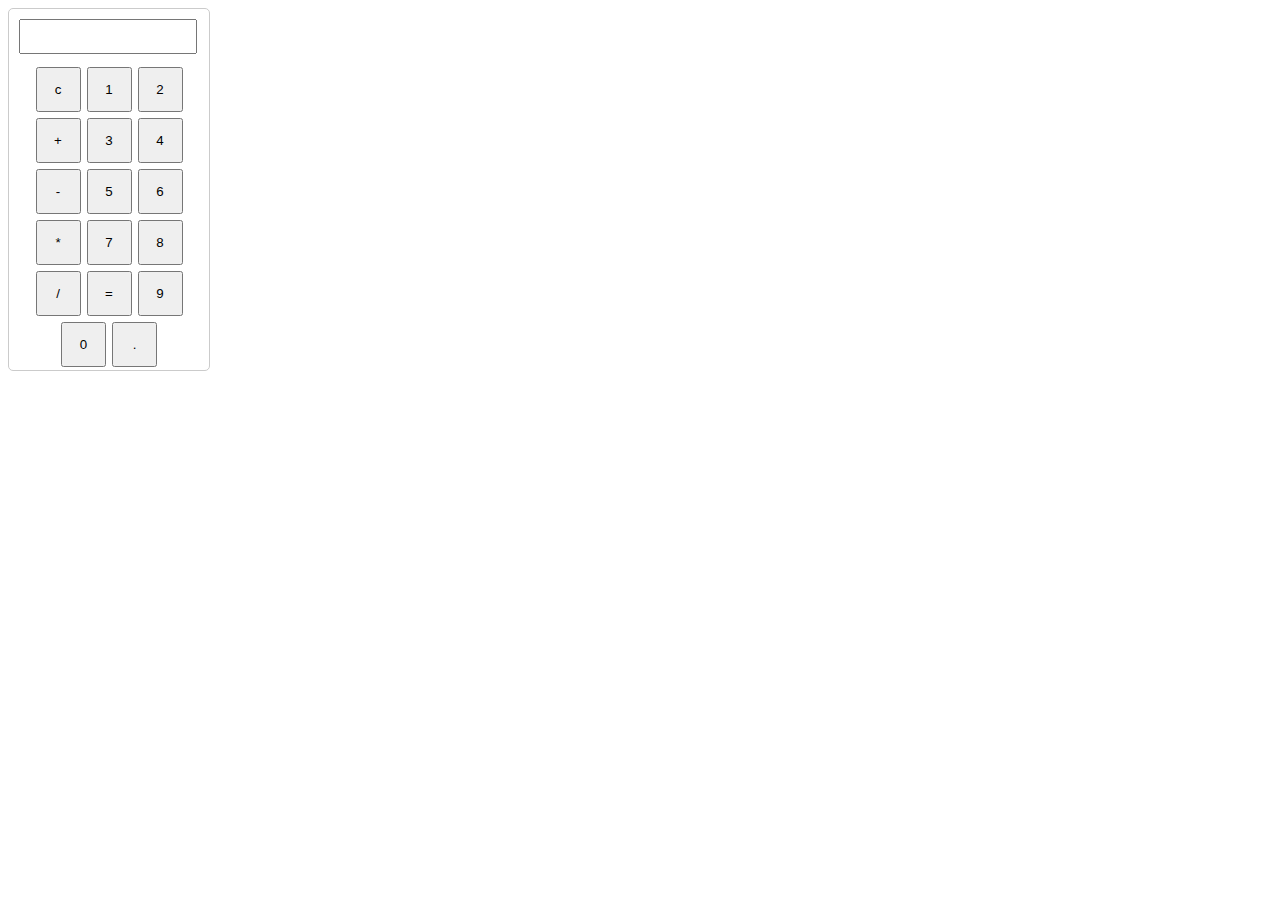
<file: calculator/index.html>
<!DOCTYPE html>
<html lang="en">
  <head>
    <meta charset="UTF-8" />
    <meta name="viewport" content="width=device-width, initial-scale=1.0" />
    <title>Calculator</title>
    <link rel="stylesheet" href="style.css" />
  </head>
  <body>
    <div id="calculator">
      <input type="text" id="display" readonly />
      <div class="btn-container">
        <button
          class="btn"
          onclick="currentDisplay = '';
          document.querySelector('#display').value = currentDisplay;"
        >
          c
        </button>

        <button
          class="btn"
          onclick="currentDisplay += '1';
          document.querySelector('#display').value = currentDisplay;"
        >
          1
        </button>

        <button
          class="btn"
          onclick="currentDisplay += '2';
          document.querySelector('#display').value = currentDisplay;"
        >
          2
        </button>

        <button
          class="btn"
          onclick="currentDisplay += '+';
          document.querySelector('#display').value = currentDisplay;"
        >
          +
        </button>

        <button
          class="btn"
          onclick="currentDisplay += '3';
          document.querySelector('#display').value = currentDisplay;"
        >
          3
        </button>

        <button
          class="btn"
          onclick="currentDisplay += '4';
          document.querySelector('#display').value = currentDisplay;"
        >
          4
        </button>

        <button
          class="btn"
          onclick="currentDisplay += '-';
          document.querySelector('#display').value = currentDisplay;"
        >
          -
        </button>

        <button
          class="btn"
          onclick="currentDisplay += '5';
          document.querySelector('#display').value = currentDisplay;"
        >
          5
        </button>

        <button
          class="btn"
          onclick="currentDisplay += '6';
          document.querySelector('#display').value = currentDisplay;"
        >
          6
        </button>

        <button
          class="btn"
          onclick="currentDisplay += '*';
          document.querySelector('#display').value = currentDisplay;"
        >
          *
        </button>

        <button
          class="btn"
          onclick="currentDisplay += '7';
          document.querySelector('#display').value = currentDisplay;"
        >
          7
        </button>

        <button
          class="btn"
          onclick="currentDisplay += '8';
          document.querySelector('#display').value = currentDisplay;"
        >
          8
        </button>

        <button
          class="btn"
          onclick="currentDisplay += '/';
          document.querySelector('#display').value = currentDisplay;"
        >
          /
        </button>

        <button
          class="btn"
          onclick="
          currentDisplay = eval(currentDisplay);
         document.querySelector('#display').value = currentDisplay;"
        >
          =
        </button>

        <button
          class="btn"
          onclick="currentDisplay += '9';
          document.querySelector('#display').value = currentDisplay;"
        >
          9
        </button>

        <button
          class="btn"
          onclick="currentDisplay += '0';
          document.querySelector('#display').value = currentDisplay;"
        >
          0
        </button>

        <button
          class="btn"
          onclick="currentDisplay += '.';
          document.querySelector('#display').value = currentDisplay;"
        >
          .
        </button>
      </div>
    </div>
    <script src="app.js"></script>
  </body>
</html>
</file>
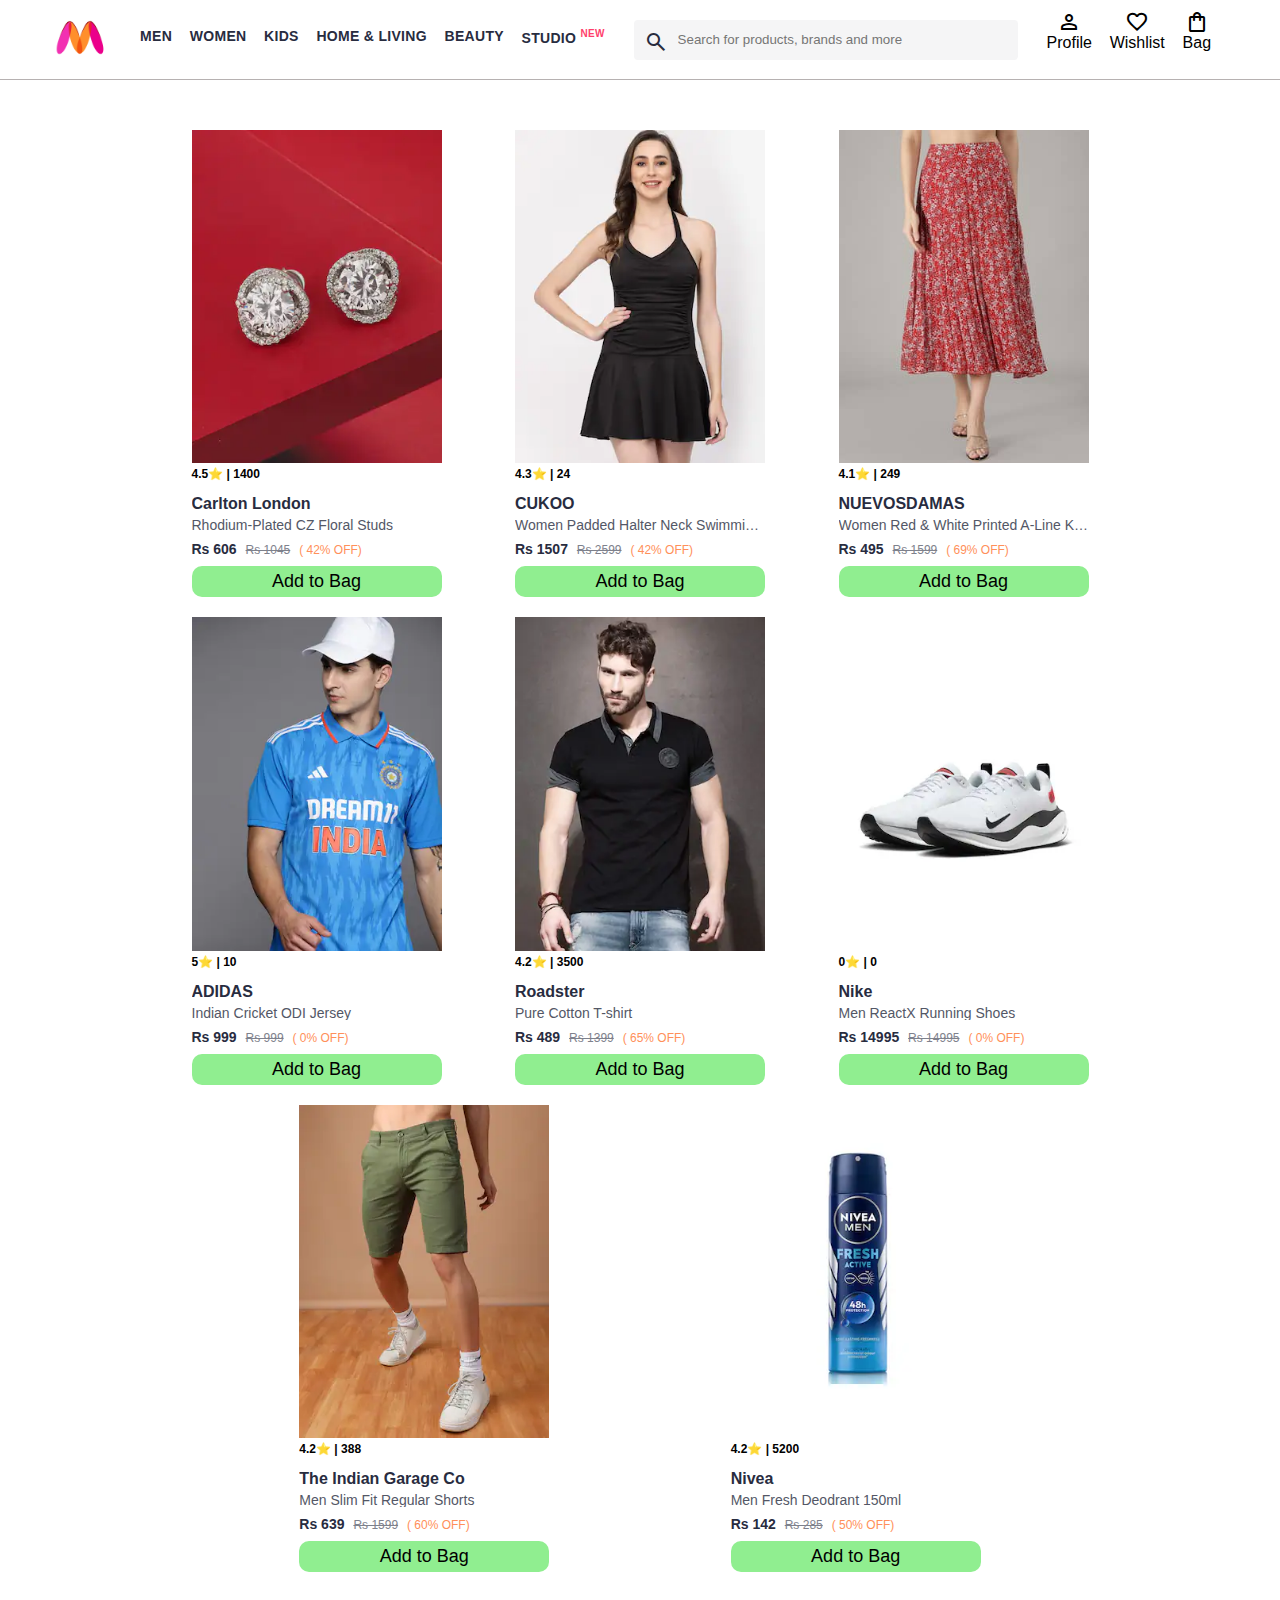
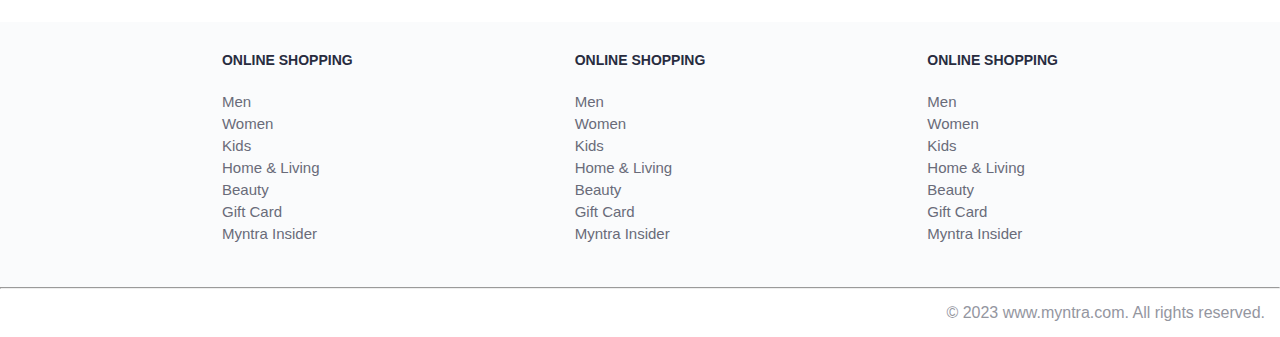
<file: Myntra_clone/index.html>
<!DOCTYPE html>
<html lang="en">
<head>
    <title>Myntra Functional Clone</title>
    <link rel="stylesheet" href="css/index.css">
    <link rel="stylesheet" href="https://fonts.googleapis.com/css2?family=Material+Symbols+Outlined:opsz,wght,FILL,GRAD@20..48,100..700,0..1,-50..200" />
</head>
<body>
    <header>
        <div class="logo_container">
            <a href="#"><img class="myntra_home" src="images/myntra_logo.webp" alt="Myntra Home"></a>
        </div>
        <nav class="nav_bar">
            <a href="#">Men</a>
            <a href="#">Women</a>
            <a href="#">Kids</a>
            <a href="#">Home & Living</a>
            <a href="#">Beauty</a>
            <a href="#">Studio <sup>New</sup></a>
        </nav>
        <div class="search_bar">
            <span class="material-symbols-outlined search_icon">search</span>
            <input class="search_input" placeholder="Search for products, brands and more">
        </div>
        <div class="action_bar">
            <div class="action_container">
                <span class="material-symbols-outlined action_icon">person</span>
                <span class="action_name">Profile</span>
            </div>

            <div class="action_container">
                <span class="material-symbols-outlined action_icon">favorite</span>
                <span class="action_name">Wishlist</span>
            </div>

            <a class="action_container" href="pages/bag.html">
                <span class="material-symbols-outlined action_icon">shopping_bag</span>
                <span class="action_name">Bag</span>
                <span class="bag-item-count">0</span>
            </a>
        </div>
    </header>
    <main>
      <div class="items-container">
       
      </div>
    </main>
    <footer>
        <div class="footer_container">
            <div class="footer_column">
                <h3>ONLINE SHOPPING</h3>

                <a href="#">Men</a>
                <a href="#">Women</a>
                <a href="#">Kids</a>
                <a href="#">Home & Living</a>
                <a href="#">Beauty</a>
                <a href="#">Gift Card</a>
                <a href="#">Myntra Insider</a>
            </div>

            <div class="footer_column">
                <h3>ONLINE SHOPPING</h3>

                <a href="#">Men</a>
                <a href="#">Women</a>
                <a href="#">Kids</a>
                <a href="#">Home & Living</a>
                <a href="#">Beauty</a>
                <a href="#">Gift Card</a>
                <a href="#">Myntra Insider</a>
            </div>

            <div class="footer_column">
                <h3>ONLINE SHOPPING</h3>

                <a href="#">Men</a>
                <a href="#">Women</a>
                <a href="#">Kids</a>
                <a href="#">Home & Living</a>
                <a href="#">Beauty</a>
                <a href="#">Gift Card</a>
                <a href="#">Myntra Insider</a>
            </div>
        </div>
        <hr>

        <div class="copyright">
            © 2023 www.myntra.com. All rights reserved.
        </div>
    </footer>
    <script src="data/item.js"></script>
    <script src="scripts/index.js"></script>
</body>
</html>
</file>
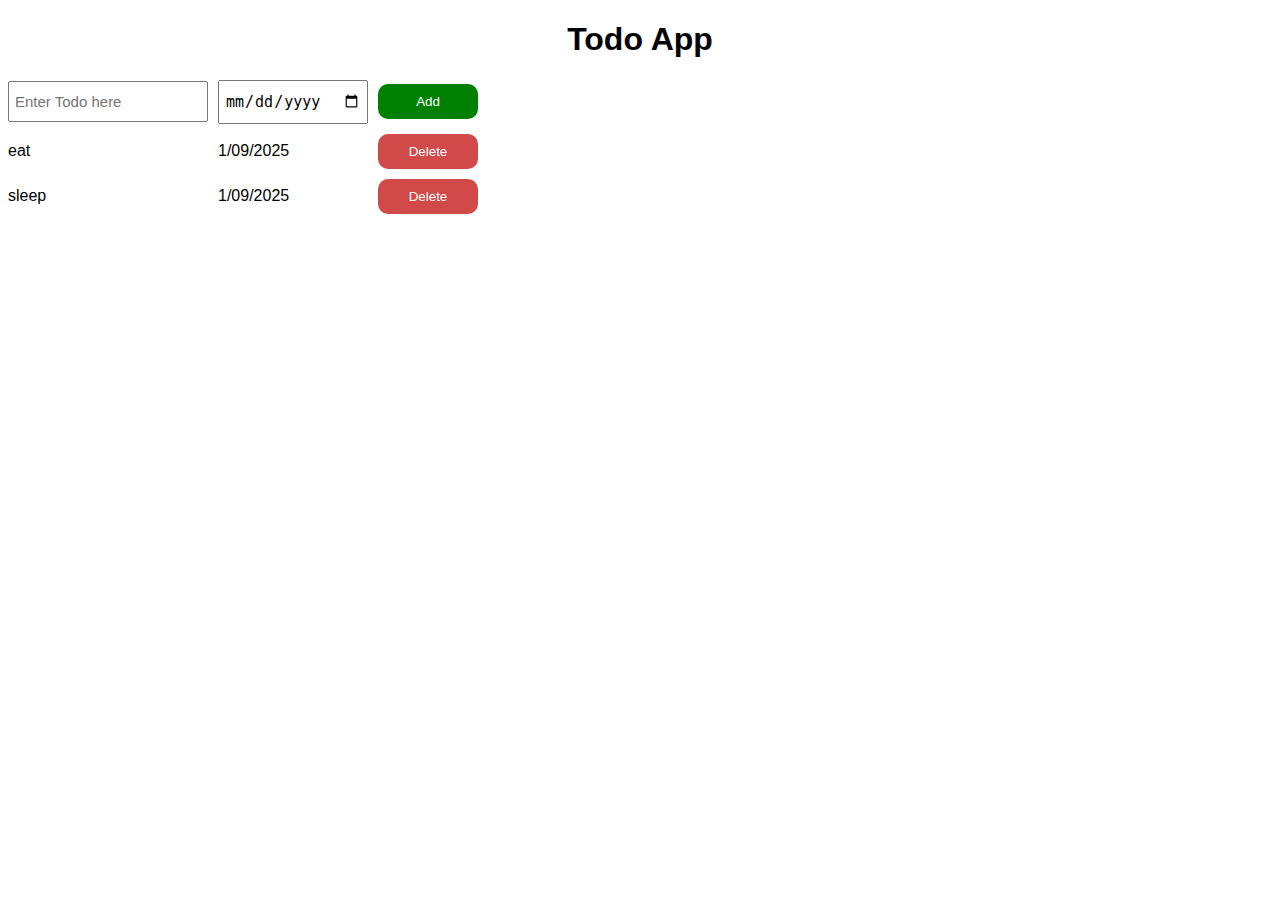
<file: Todo app/index.html>
<!DOCTYPE html>
<html lang="en">
  <head>
    <meta charset="UTF-8" />
    <meta name="viewport" content="width=device-width, initial-scale=1.0" />
    <title>Todo app</title>
    <link rel="stylesheet" href="style.css" />
  </head>
  <body>
    <h1 id="main-heading">Todo App</h1>

    <div class="grid-container">
      <input id="todo-input" type="text" placeholder="Enter Todo here" />
      <input id="todo-date" type="date" />
      <button class="todo-btn" onclick="addTodo()">Add</button>
    </div>

    <div class="todo-container grid-container"></div>

    <script src="app.js"></script>
  </body>
</html>
</file>
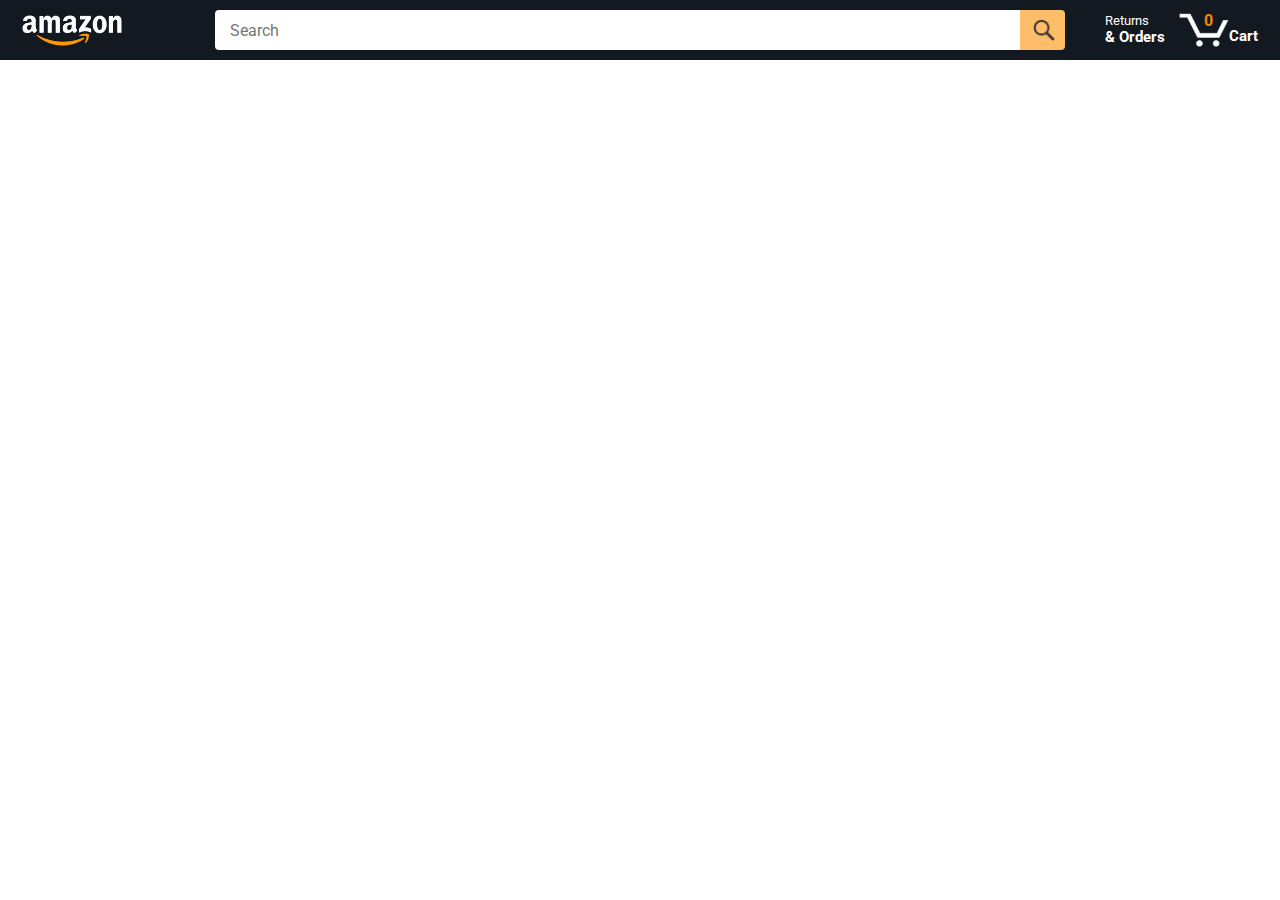
<file: amazon clone/amazon.html>
<!DOCTYPE html>
<html>
  <head>
    <title>Amazon Project</title>

    <!-- This code is needed for responsive design to work.
      (Responsive design = make the website look good on
      smaller screen sizes like a phone or a tablet). -->
    <meta name="viewport" content="width=device-width, initial-scale=1" />

    <!-- Load a font called Roboto from Google Fonts. -->
    <link rel="preconnect" href="https://fonts.googleapis.com" />
    <link rel="preconnect" href="https://fonts.gstatic.com" crossorigin />
    <link
      href="https://fonts.googleapis.com/css2?family=Roboto:wght@400;500;700&display=swap"
      rel="stylesheet"
    />

    <!-- Here are the CSS files for this page. -->
    <link rel="stylesheet" href="styles/shared/general.css" />
    <link rel="stylesheet" href="styles/shared/amazon-header.css" />
    <link rel="stylesheet" href="styles/pages/amazon.css" />
  </head>
  <body>
    <div class="amazon-header">
      <div class="amazon-header-left-section">
        <a href="amazon.html" class="header-link">
          <img class="amazon-logo" src="images/amazon-logo-white.png" />
          <img
            class="amazon-mobile-logo"
            src="images/amazon-mobile-logo-white.png"
          />
        </a>
      </div>

      <div class="amazon-header-middle-section">
        <input class="search-bar" type="text" placeholder="Search" />

        <button class="search-button">
          <img class="search-icon" src="images/icons/search-icon.png" />
        </button>
      </div>

      <div class="amazon-header-right-section">
        <a class="orders-link header-link" href="orders.html">
          <span class="returns-text">Returns</span>
          <span class="orders-text">& Orders</span>
        </a>

        <a class="cart-link header-link" href="checkout.html">
          <img class="cart-icon" src="images/icons/cart-icon.png" />
          <div class="cart-quantity js-cart-quantity">0</div>
          <div class="cart-text">Cart</div>
        </a>
      </div>
    </div>

    <div class="main">
      <div class="products-grid js-products-grid"></div>
    </div>

    <script type="module" src="Scripts/amazon.js"></script>
  </body>
</html>
</file>
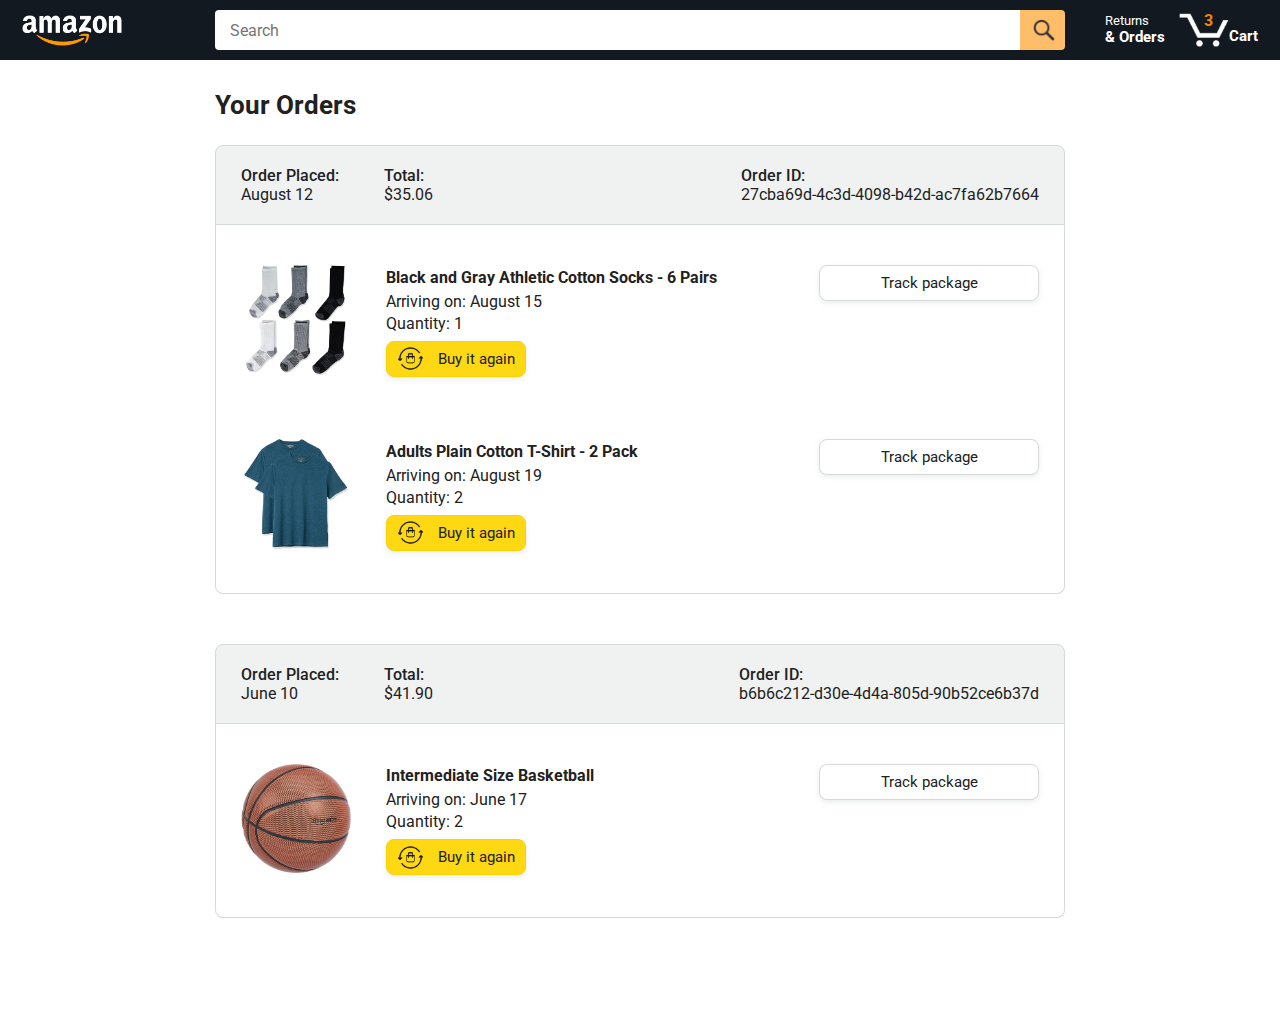
<file: amazon clone/orders.html>
<!DOCTYPE html>
<html>
  <head>
    <title>Orders</title>

    <!-- This code is needed for responsive design to work.
      (Responsive design = make the website look good on
      smaller screen sizes like a phone or a tablet). -->
    <meta name="viewport" content="width=device-width, initial-scale=1">

    <!-- Load a font called Roboto from Google Fonts. -->
    <link rel="preconnect" href="https://fonts.googleapis.com">
    <link rel="preconnect" href="https://fonts.gstatic.com" crossorigin>
    <link href="https://fonts.googleapis.com/css2?family=Roboto:wght@400;500;700&display=swap" rel="stylesheet">

    <!-- Here are the CSS files for this page. -->
    <link rel="stylesheet" href="styles/shared/general.css">
    <link rel="stylesheet" href="styles/shared/amazon-header.css">
    <link rel="stylesheet" href="styles/pages/orders.css">
  </head>
  <body>
    <div class="amazon-header">
      <div class="amazon-header-left-section">
        <a href="amazon.html" class="header-link">
          <img class="amazon-logo"
            src="images/amazon-logo-white.png">
          <img class="amazon-mobile-logo"
            src="images/amazon-mobile-logo-white.png">
        </a>
      </div>

      <div class="amazon-header-middle-section">
        <input class="search-bar" type="text" placeholder="Search">

        <button class="search-button">
          <img class="search-icon" src="images/icons/search-icon.png">
        </button>
      </div>

      <div class="amazon-header-right-section">
        <a class="orders-link header-link" href="orders.html">
          <span class="returns-text">Returns</span>
          <span class="orders-text">& Orders</span>
        </a>

        <a class="cart-link header-link" href="checkout.html">
          <img class="cart-icon" src="images/icons/cart-icon.png">
          <div class="cart-quantity">3</div>
          <div class="cart-text">Cart</div>
        </a>
      </div>
    </div>

    <div class="main">
      <div class="page-title">Your Orders</div>

      <div class="orders-grid">
        <div class="order-container">
          
          <div class="order-header">
            <div class="order-header-left-section">
              <div class="order-date">
                <div class="order-header-label">Order Placed:</div>
                <div>August 12</div>
              </div>
              <div class="order-total">
                <div class="order-header-label">Total:</div>
                <div>$35.06</div>
              </div>
            </div>

            <div class="order-header-right-section">
              <div class="order-header-label">Order ID:</div>
              <div>27cba69d-4c3d-4098-b42d-ac7fa62b7664</div>
            </div>
          </div>

          <div class="order-details-grid">
            <div class="product-image-container">
              <img src="images/products/athletic-cotton-socks-6-pairs.jpg">
            </div>

            <div class="product-details">
              <div class="product-name">
                Black and Gray Athletic Cotton Socks - 6 Pairs
              </div>
              <div class="product-delivery-date">
                Arriving on: August 15
              </div>
              <div class="product-quantity">
                Quantity: 1
              </div>
              <button class="buy-again-button button-primary">
                <img class="buy-again-icon" src="images/icons/buy-again.png">
                <span class="buy-again-message">Buy it again</span>
              </button>
            </div>

            <div class="product-actions">
              <a href="tracking.html?orderId=123&productId=456">
                <button class="track-package-button button-secondary">
                  Track package
                </button>
              </a>
            </div>

            <div class="product-image-container">
              <img src="images/products/adults-plain-cotton-tshirt-2-pack-teal.jpg">
            </div>

            <div class="product-details">
              <div class="product-name">
                Adults Plain Cotton T-Shirt - 2 Pack
              </div>
              <div class="product-delivery-date">
                Arriving on: August 19
              </div>
              <div class="product-quantity">
                Quantity: 2
              </div>
              <button class="buy-again-button button-primary">
                <img class="buy-again-icon" src="images/icons/buy-again.png">
                <span class="buy-again-message">Buy it again</span>
              </button>
            </div>

            <div class="product-actions">
              <a href="tracking.html">
                <button class="track-package-button button-secondary">
                  Track package
                </button>
              </a>
            </div>
          </div>
        </div>

        <div class="order-container">

          <div class="order-header">
            <div class="order-header-left-section">
              <div class="order-date">
                <div class="order-header-label">Order Placed:</div>
                <div>June 10</div>
              </div>
              <div class="order-total">
                <div class="order-header-label">Total:</div>
                <div>$41.90</div>
              </div>
            </div>

            <div class="order-header-right-section">
              <div class="order-header-label">Order ID:</div>
              <div>b6b6c212-d30e-4d4a-805d-90b52ce6b37d</div>
            </div>
          </div>

          <div class="order-details-grid">
            <div class="product-image-container">
              <img src="images/products/intermediate-composite-basketball.jpg">
            </div>

            <div class="product-details">
              <div class="product-name">
                Intermediate Size Basketball
              </div>
              <div class="product-delivery-date">
                Arriving on: June 17
              </div>
              <div class="product-quantity">
                Quantity: 2
              </div>
              <button class="buy-again-button button-primary">
                <img class="buy-again-icon" src="images/icons/buy-again.png">
                <span class="buy-again-message">Buy it again</span>
              </button>
            </div>

            <div class="product-actions">
              <a href="tracking.html">
                <button class="track-package-button button-secondary">
                  Track package
                </button>
              </a>
            </div>
          </div>
        </div>
      </div>
    </div>
  </body>
</html>
</file>
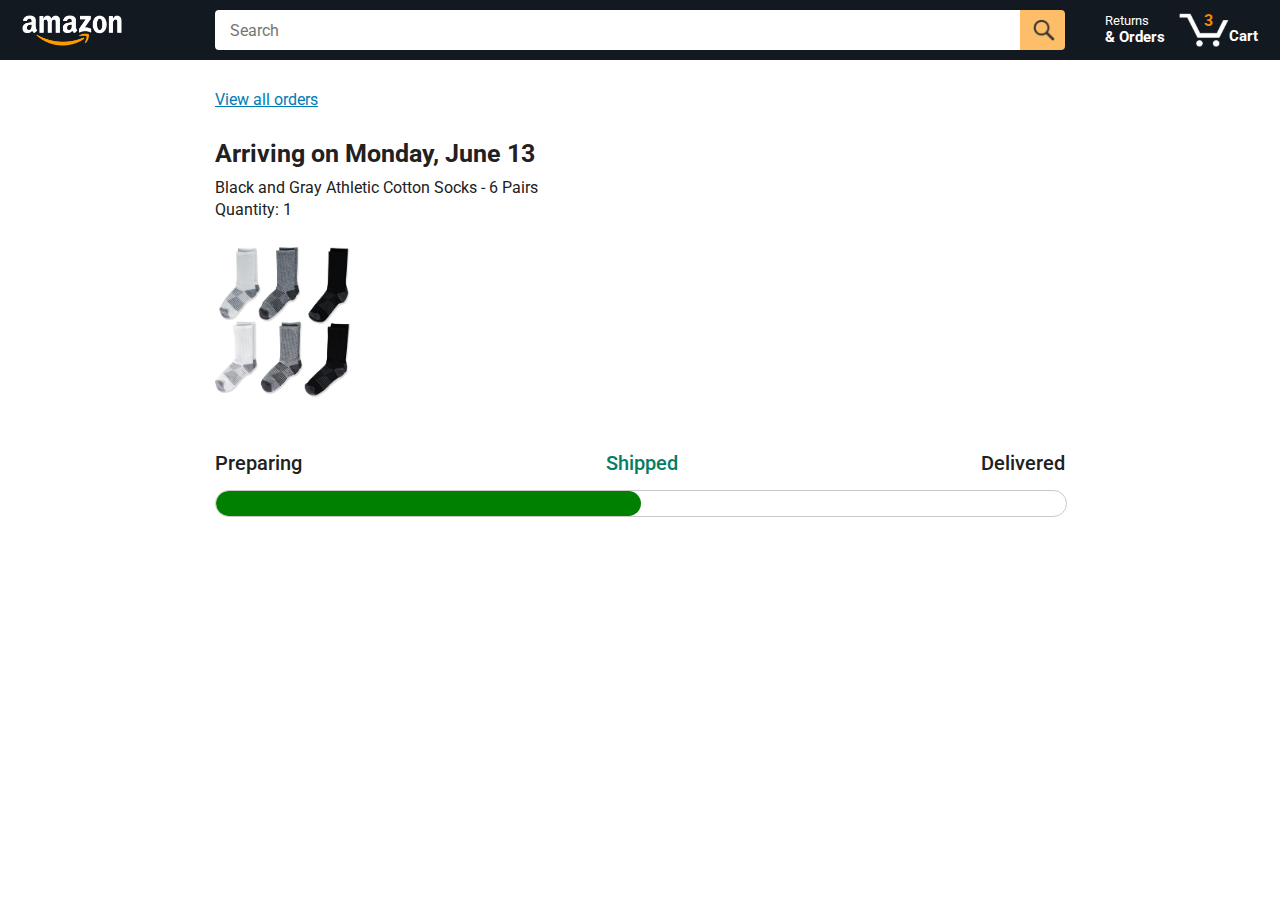
<file: amazon clone/tracking.html>
<!DOCTYPE html>
<html>
  <head>
    <title>Tracking</title>

    <!-- This code is needed for responsive design to work.
      (Responsive design = make the website look good on
      smaller screen sizes like a phone or a tablet). -->
    <meta name="viewport" content="width=device-width, initial-scale=1">

    <!-- Load a font called Roboto from Google Fonts. -->
    <link rel="preconnect" href="https://fonts.googleapis.com">
    <link rel="preconnect" href="https://fonts.gstatic.com" crossorigin>
    <link href="https://fonts.googleapis.com/css2?family=Roboto:wght@400;500;700&display=swap" rel="stylesheet">

    <!-- Here are the CSS files for this page. -->
    <link rel="stylesheet" href="styles/shared/general.css">
    <link rel="stylesheet" href="styles/shared/amazon-header.css">
    <link rel="stylesheet" href="styles/pages/tracking.css">
  </head>
  <body>
    <div class="amazon-header">
      <div class="amazon-header-left-section">
        <a href="amazon.html" class="header-link">
          <img class="amazon-logo"
            src="images/amazon-logo-white.png">
          <img class="amazon-mobile-logo"
            src="images/amazon-mobile-logo-white.png">
        </a>
      </div>

      <div class="amazon-header-middle-section">
        <input class="search-bar" type="text" placeholder="Search">

        <button class="search-button">
          <img class="search-icon" src="images/icons/search-icon.png">
        </button>
      </div>

      <div class="amazon-header-right-section">
        <a class="orders-link header-link" href="orders.html">
          <span class="returns-text">Returns</span>
          <span class="orders-text">& Orders</span>
        </a>

        <a class="cart-link header-link" href="checkout.html">
          <img class="cart-icon" src="images/icons/cart-icon.png">
          <div class="cart-quantity">3</div>
          <div class="cart-text">Cart</div>
        </a>
      </div>
    </div>

    <div class="main">
      <div class="order-tracking">
        <a class="back-to-orders-link link-primary" href="orders.html">
          View all orders
        </a>

        <div class="delivery-date">
          Arriving on Monday, June 13
        </div>

        <div class="product-info">
          Black and Gray Athletic Cotton Socks - 6 Pairs
        </div>

        <div class="product-info">
          Quantity: 1
        </div>

        <img class="product-image" src="images/products/athletic-cotton-socks-6-pairs.jpg">

        <div class="progress-labels-container">
          <div class="progress-label">
            Preparing
          </div>
          <div class="progress-label current-status">
            Shipped
          </div>
          <div class="progress-label">
            Delivered
          </div>
        </div>

        <div class="progress-bar-container">
          <div class="progress-bar"></div>
        </div>
      </div>
    </div>

    <script >
     const url = new URL(window.location.href);
    console.log(url.searchParams.get('orderId'));
      console.log(url.searchParams.get('productId'));
    </script>
  </body>
</html>
</file>
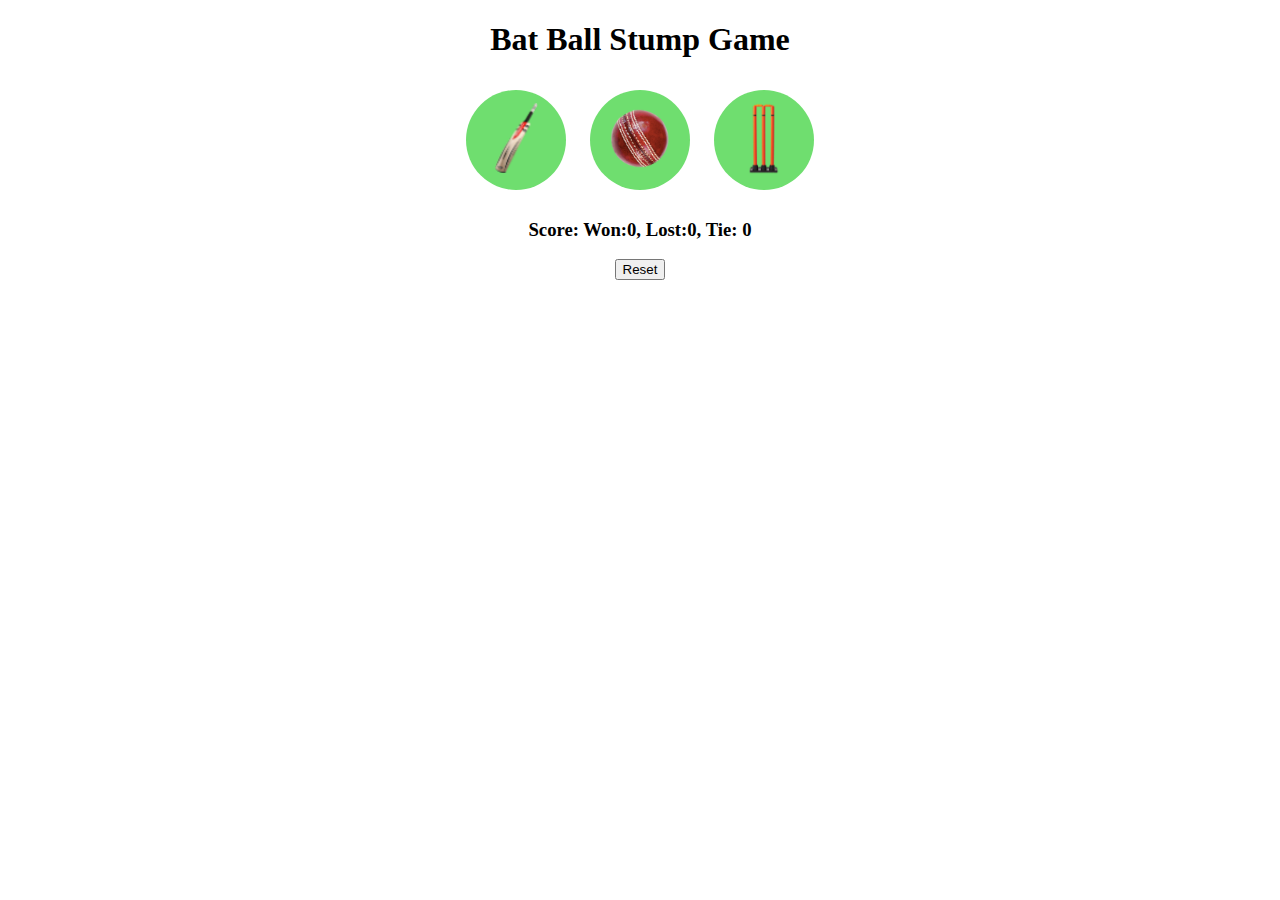
<file: cricket game/c_project.html>
<!DOCTYPE html>
<html lang="en">
  <head>
    <meta charset="UTF-8" />
    <meta name="viewport" content="width=device-width, initial-scale=1.0" />
    <title>Cricket Game</title>
    <link rel="stylesheet" href="style.css">
  </head>
  <body>
    <h1>Bat Ball Stump Game</h1>

    <button class="choice-button"
      onclick="
      let computerChoice = generateComputerChoice();

      let resultMsg = getResult('Bat', computerChoice);

      showResult('Bat',computerChoice, resultMsg);
  "
    >
      <img src="images/bat.png" alt="Bat Image" class="choice-image" />
    </button>

    <button class="choice-button"
      onclick="
    computerChoice = generateComputerChoice();

    resultMsg = getResult('Ball', computerChoice);

    showResult('Ball',computerChoice, resultMsg);
  "
    >
      <img src="images/ball.png" alt="Ball Image" class="choice-image">
    </button>

    <button class="choice-button"
      onclick="
       computerChoice = generateComputerChoice();

       resultMsg = getResult('Stump', computerChoice);

       showResult('Stump',computerChoice, resultMsg);
    "
    >
      <img src="images/stump.png" alt="Stump Image" class="choice-image">
    </button>

    <h3 id="user-move"></h3>
    <h3 id="computer-move"></h3>
    <h3 id="result"></h3>
    <h3 id="score"></h3>

    <button
      onclick="localStorage.clear()
     resetScore()"
    >
      Reset
    </button>

    <script>
      let scoreStr = localStorage.getItem("Score");
      let score;
      resetScore(scoreStr);

      function resetScore(scoreStr) {
        score = scoreStr
          ? JSON.parse(scoreStr)
          : {
              win: 0,
              lost: 0,
              tie: 0,
            };

        score.displayScore = function () {
          return `Score: Won:${score.win}, Lost:${score.lost}, Tie: ${score.tie}`;
        };
        showResult();
      }

      function generateComputerChoice() {
        let randomNumber = Math.random() * 3;
        if (randomNumber > 0 && randomNumber <= 1) {
          return "Bat";
        } else if (randomNumber > 1 && randomNumber <= 2) {
          return "Ball";
        } else {
          return "Stump";
        }
      }

      function getResult(userMove, computerMove) {
        if (userMove === "Bat") {
          if (computerMove === "Ball") {
            score.win++;
            return "User won";
          } else if (computerMove === "Bat") {
            score.tie++;
            return `It's a tie.`;
          } else if (computerMove === "Stump") {
            score.lost++;
            return "Computer has won";
          }
        } else if (userMove === "Ball") {
          if (computerMove === "Ball") {
            score.tie++;
            return `It's a tie.`;
          } else if (computerMove === "Bat") {
            score.lost++;
            return "Computer has won";
          } else if (computerMove === "Stump") {
            score.win++;
            return "User won";
          }
        } else {
          if (computerMove === "Ball") {
            score.lost++;
            return "Computer has won";
          } else if (computerMove === "Bat") {
            score.win++;
            return "User won";
          } else if (computerMove === "Stump") {
            score.tie++;
            return `It's a tie.`;
          }
        }
      }

      function showResult(userMove, computerMove, result) {
        localStorage.setItem("Score", JSON.stringify(score));

        document.querySelector("#user-move").innerText = userMove
          ? `You have chosen ${userMove}`
          : "";

        document.querySelector("#computer-move").innerText = computerMove
          ? `Computer choice is ${computerMove}.`
          : "";

        document.querySelector("#result").innerText = result ? result : "";

        document.querySelector("#score").innerText = score.displayScore();
      }
    </script>
  </body>
</html>
</file>
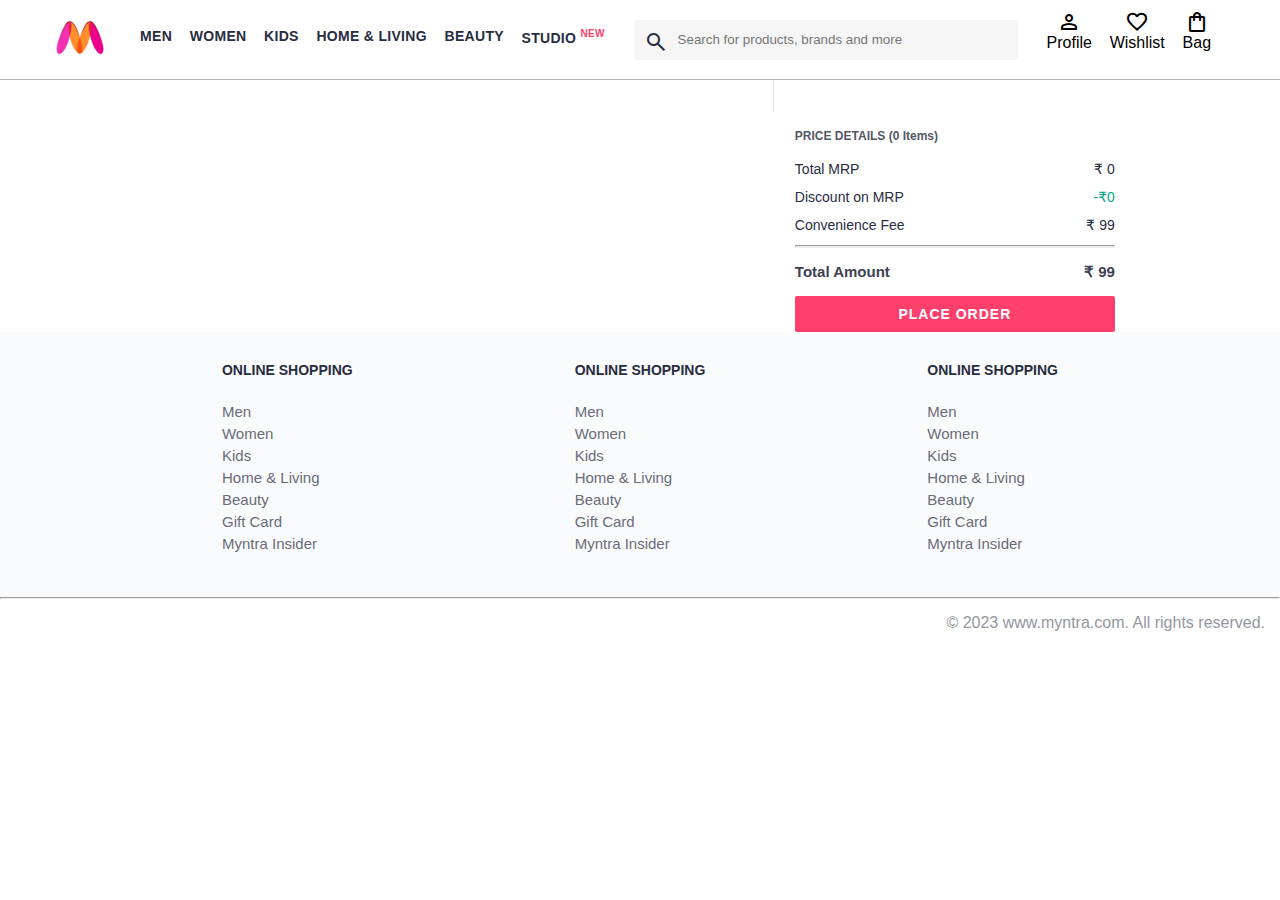
<file: Myntra_clone/pages/bag.html>
<!DOCTYPE html>
<html lang="en">
  <head>
    <title>Myntra Clone</title>
    <link rel="stylesheet" href="../css/index.css" />
    <link rel="stylesheet" href="../css/bag.css" />
    <link
      rel="stylesheet"
      href="https://fonts.googleapis.com/css2?family=Material+Symbols+Outlined:opsz,wght,FILL,GRAD@20..48,100..700,0..1,-50..200"
    />
  </head>
  <body>
    <header>
      <div class="logo_container">
        <a href="#"
          ><img
            class="myntra_home"
            src="../images/myntra_logo.webp"
            alt="Myntra Home"
        /></a>
      </div>
      <nav class="nav_bar">
        <a href="#">Men</a>
        <a href="#">Women</a>
        <a href="#">Kids</a>
        <a href="#">Home & Living</a>
        <a href="#">Beauty</a>
        <a href="#">Studio <sup>New</sup></a>
      </nav>
      <div class="search_bar">
        <span class="material-symbols-outlined search_icon">search</span>
        <input
          class="search_input"
          placeholder="Search for products, brands and more"
        />
      </div>
      <div class="action_bar">
        <div class="action_container">
          <span class="material-symbols-outlined action_icon">person</span>
          <span class="action_name">Profile</span>
        </div>

        <div class="action_container">
          <span class="material-symbols-outlined action_icon">favorite</span>
          <span class="action_name">Wishlist</span>
        </div>

        <div class="action_container">
          <span class="material-symbols-outlined action_icon"
            >shopping_bag</span
          >
          <span class="action_name">Bag</span>
          <span class="bag-item-count">0</span>
        </div>
      </div>
    </header>
    <main>
      <div class="bag-page">
        <div class="bag-items-container"></div>
        <div class="bag-summary"></div>
      </div>
    </main>
    <footer>
      <div class="footer_container">
        <div class="footer_column">
          <h3>ONLINE SHOPPING</h3>

          <a href="#">Men</a>
          <a href="#">Women</a>
          <a href="#">Kids</a>
          <a href="#">Home & Living</a>
          <a href="#">Beauty</a>
          <a href="#">Gift Card</a>
          <a href="#">Myntra Insider</a>
        </div>

        <div class="footer_column">
          <h3>ONLINE SHOPPING</h3>

          <a href="#">Men</a>
          <a href="#">Women</a>
          <a href="#">Kids</a>
          <a href="#">Home & Living</a>
          <a href="#">Beauty</a>
          <a href="#">Gift Card</a>
          <a href="#">Myntra Insider</a>
        </div>

        <div class="footer_column">
          <h3>ONLINE SHOPPING</h3>

          <a href="#">Men</a>
          <a href="#">Women</a>
          <a href="#">Kids</a>
          <a href="#">Home & Living</a>
          <a href="#">Beauty</a>
          <a href="#">Gift Card</a>
          <a href="#">Myntra Insider</a>
        </div>
      </div>
      <hr />

      <div class="copyright">© 2023 www.myntra.com. All rights reserved.</div>
    </footer>
    <script src="../data/item.js"></script>
    <script src="../scripts/index.js"></script>
    <script src="../scripts/bag.js"></script>
  </body>
</html>
</file>
<file: calculator/style.css>
#calculator {
  border: 1px solid rgb(203, 203, 203);
  border-radius: 5px;
  width: 200px;
}

#display {
  margin: 10px;
  width: 85%;
  font-size: 25px;
}

.btn-container {
  display: flex;
  justify-content: center;
  flex-wrap: wrap;
}

.btn {
  width: 45px;
  height: 45px;
  margin: 3px;
}
</file>
<file: Myntra_clone/css/index.css>
/***************** Item Page CSS **************************/
/*.action_container {
    text-decoration: none;
}
a.action_container:link {
    color:black;
}
.item-details {
    cursor: pointer;
    width: 250px;
    margin: 10px;
}
.stars {
    font-size: 12px;
    font-weight: 700;
    text-align: left;
}
.company {
    font-size: 18px;
    font-weight: 700;
    line-height: 1;
    color: #282c3f;
    margin-bottom: 6px;
    overflow: hidden;
    text-overflow: ellipsis;
    white-space: nowrap;
    margin-top: 20px;
}
.item-name {
    color: #535766;
    font-size: 16px;
    line-height: 1;
    margin-bottom: 0;
    margin-top: 0;
    overflow: hidden;
    text-overflow: ellipsis;
    white-space: nowrap;
    font-weight: 400;
    display: block;
}
.price-container {
    margin-top: 10px;
}
.current-price {
    font-size: 14px;
    font-weight: 700;
    color: #282c3f;
}
.original-price {
    text-decoration: line-through;
    color: #7e818c;
    font-weight: 400;
    margin-left: 5px;
    font-size: 12px;
}
.discount-percentage {
    color: #ff905a;
    font-weight: 400;
    font-size: 12px;
    margin-left: 5px;
}
.btn-bag {
    background-color: lightgreen;
    border: none;
    padding: 5px 15px;
    border-radius: 10px;
    width: 100%;
    margin-top: 7px;
    font-size: 20px;
    cursor: pointer;
}
.bag-items {
    background-color: #f16565;
    white-space: nowrap;
    text-align: center;
    line-height: 18px;
    padding: 0 6px;
    height: 18px;
    position: relative;
    border-radius: 50%;
    font-size: 12px;
    color: #fff;
    left: 13px;
    top: -44px;
    font-weight: 700;
    cursor: pointer;
}*/

* {
    margin: 0;
    padding: 0;
    font-family: Assistant,-apple-system,BlinkMacSystemFont,Segoe UI,Roboto,Helvetica,Arial,sans-serif;
    box-sizing: border-box;
}
header {
    display: flex;
    background-color: #ffffff;
    height: 80px;
    justify-content: space-between;
    align-items: center;
    border-bottom: 1px solid #b6b1b1;
}
.myntra_home {
    height: 45px;
}
.logo_container {
    margin-left: 4%;
}
.action_bar {
    margin-right: 4%;
}
.nav_bar {
    display: flex;
    min-width: 500px;
    justify-content: space-evenly;
}
.nav_bar a {
    font-size: 14px;
    letter-spacing: .3px;
    color: #282c3f;
    font-weight: 700;
    text-transform: uppercase;
    text-decoration: none;
    padding: 28px 0;
    border-bottom: 5px solid #ffffff;
}
.nav_bar a:hover {
    border-bottom: 4px solid #f54e77;
}

.nav_bar a sup {
    color: #ff3f6c;
    font-size: 10px;
}

.search_bar {
    height: 40px;
    min-width: 200px;
    width: 30%;
    display: flex;
    align-items: center;
}
.search_icon {
    box-sizing: content-box;
    height: 20px;
    padding: 10px;

    background-color: #f5f5f6;
    color: #282c3f;
    font-weight: 300;
    border-radius: 4px 0 0 4px;
}
.search_input {
    color: #696e79;
    background-color: #f5f5f6;
    flex-grow: 1;
    height: 40px;
    border: 0;
    border-radius: 0 4px 4px 0;
}

.action_bar {
    display: flex;
    min-width: 200px;
    justify-content: space-evenly;
}

.action_container {
    display: flex;
    flex-direction: column;
    align-items: center;
}

/* Main section */
.banner_container {
    margin: 40px 0;
}
.banner_image {
    width: 100%;
}

.category_heading {
    text-transform: uppercase;
    color: #3e4152;
    letter-spacing: .15em;
    font-size: 1.8em;
    margin: 50px 0 10px 30px;
    max-height: 5em;
    font-weight: 700;
}

.category-items,
.items-container{
    width: 80%;
    margin: 50px 10%;
    display: flex;
    flex-wrap: wrap;
    justify-content: space-evenly;
}

.sale_item {
    width: 250px;
}

.footer_container {
    padding: 30px 0px 40px 0px;
    background: #FAFBFC;
    display: flex;
    justify-content: space-evenly;
}

.footer_column {
    display: flex;
    flex-direction: column;
}

.footer_column h3 {
    color: #282c3f;
    font-size: 14px;
    margin-bottom: 25px;
}

.footer_column a {
    color: #696b79;
    font-size: 15px;
    text-decoration: none;
    padding-bottom: 5px;
}

.copyright {
    color: #94969f;
    text-align: end;
    padding: 15px;
}

.items-container {
    width: 80%;
    margin: 40px 10%;
}

.item-container {
    width: 250px;
    margin: 10px;
}

.item-image {
    width: 100%;
}

.rating {
    font-size: 12px;
    font-weight: 700;
}

.company-name {
    margin-top: 15px;
    font-size: 16px;
    font-weight: 700;
    line-height: 1;
    color: #282c3f;
    margin-bottom: 6px;
    overflow: hidden;
    text-overflow: ellipsis;
    white-space: nowrap;
}

.item-name {
    color: #535766;
    font-size: 14px;
    line-height: 1;
    margin-bottom: 0;
    margin-top: 0;
    overflow: hidden;
    text-overflow: ellipsis;
    white-space: nowrap;
    font-weight: 400;
    display: block;
}

.price {
    margin-top: 10px;
    font-size: 14px;
    line-height: 15px;
    color: #282c3f;
    white-space: nowrap;
}

.current-price {
    font-size: 14px;
    font-weight: 700;
    color: #282c3f;
}

.original-price {
    text-decoration: line-through;
    color: #7e818c;
    font-weight: 400;
    margin-left: 5px;
    font-size: 12px;
}

.discount {
    color: #ff905a;
    font-weight: 400;
    font-size: 12px;
    margin-left: 5px;
}

.btn-add-bag {
    margin-top: 8px;
    font-size: 18px;
    width: 100%;
    background-color: lightgreen;
    border: none;
    padding: 5px 15px;
    border-radius: 10px;
    cursor: pointer;
}

.bag-item-count {
    background-color: #f16565;
    white-space: nowrap;
    text-align: center;
    line-height: 18px;
    padding: 0 6px;
    height: 18px;
    position: relative;
    border-radius: 50%;
    font-size: 12px;
    color: #fff;
    left: 13px;
    top: -44px;
    font-weight: 700;
    cursor: pointer;
}

.action_container {
    text-decoration: none;
}
a.action_container:link {
    color:black;
}
</file>
<file: Todo app/style.css>
body {
  font-family: Arial, Helvetica, sans-serif;
}

#main-heading {
  text-align: center;
}

.grid-container {
  display: grid;
  grid-template-columns: 200px 150px 100px;
  column-gap: 10px;
  row-gap: 10px;
  margin-top: 10px;
  align-items: center;
}

#todo-input,
#todo-date {
  font-size: 15px;
  padding: 10px 5px;
}

.delete-btn {
  background-color: rgb(209, 73, 73);
  color: white;
  border: none;
  border-radius: 10px;
  padding: 10px 0px;
  cursor: pointer;
}

.todo-btn {
  background-color: green;
  color: white;
  border: none;
  border-radius: 10px;
  padding: 10px 0px;
  cursor: pointer;
}
</file>
<file: amazon clone/styles/shared/general.css>
body {
  font-family: Roboto, Arial;
  color: rgb(33, 33, 33);
  /* The <body> element has a default margin of 8px
     on all sides. This removes the default margins. */
  margin: 0;
}

/* <p> elements have a default margin on the top
   and bottom. This removes the default margins. */
p {
  margin: 0;
}

button {
  cursor: pointer;
}

select {
  cursor: pointer;
}

input, select, button {
  font-family: Roboto, Arial;
}

.button-primary {
  color: rgb(33, 33, 33);
  background-color: rgb(255, 216, 20);
  border: 1px solid rgb(252, 210, 0);
  border-radius: 8px;
  cursor: pointer;
  box-shadow: 0 2px 5px rgba(213, 217, 217, 0.5);
}

.button-primary:hover {
  background-color: rgb(247, 202, 0);
  border: 1px solid rgb(242, 194, 0);
}

.button-primary:active {
  background: rgb(255, 216, 20);
  border-color: rgb(252, 210, 0);
  box-shadow: none;
}

.button-secondary {
  color: rgb(33, 33, 33);
  background: white;
  border: 1px solid rgb(213, 217, 217);
  border-radius: 8px;
  cursor: pointer;
  box-shadow: 0 2px 5px rgba(213, 217, 217, 0.5);
}

.button-secondary:hover {
  background-color: rgb(247, 250, 250);
}

.button-secondary:active {
  background-color: rgb(237, 253, 255);
  box-shadow: none;
}

/* These styles will limit text to 2 lines. Anything
   beyond 2 lines will be replaced with "..."
   You can find this code by using an A.I. tool or by
   searching in Google.
   https://css-tricks.com/almanac/properties/l/line-clamp/ */
.limit-text-to-2-lines {
  display: -webkit-box;
  -webkit-line-clamp: 2;
  -webkit-box-orient: vertical;
  overflow: hidden;
}

.link-primary {
  color: rgb(1, 124, 182);
  cursor: pointer;
}

.link-primary:hover {
  color: rgb(196, 80, 0);
}

/* Styles for dropdown selectors. */
select {
  color: rgb(33, 33, 33);
  background-color: rgb(240, 240, 240);
  border: 1px solid rgb(213, 217, 217);
  border-radius: 8px;
  padding: 3px 5px;
  font-size: 15px;
  cursor: pointer;
  box-shadow: 0 2px 5px rgba(213, 217, 217, 0.5);
}

select:focus,
input:focus {
  outline: 2px solid rgb(255, 153, 0);
}
</file>
<file: amazon clone/styles/shared/amazon-header.css>
.amazon-header {
  background-color: rgb(19, 25, 33);
  color: white;
  padding-left: 15px;
  padding-right: 15px;

  display: flex;
  align-items: center;
  justify-content: space-between;

  position: fixed;
  top: 0;
  left: 0;
  right: 0;
  height: 60px;
}

.amazon-header-left-section {
  width: 180px;
}

@media (max-width: 800px) {
  .amazon-header-left-section {
    width: unset;
  }
}

.header-link {
  display: inline-block;
  padding: 6px;
  border-radius: 2px;
  cursor: pointer;
  text-decoration: none;
  border: 1px solid rgba(0, 0, 0, 0);
}

.header-link:hover {
  border: 1px solid white;
}

.amazon-logo {
  width: 100px;
  margin-top: 5px;
}

.amazon-mobile-logo {
  display: none;
}

@media (max-width: 575px) {
  .amazon-logo {
    display: none;
  }

  .amazon-mobile-logo {
    display: block;
    height: 35px;
    margin-top: 5px;
  }
}

.amazon-header-middle-section {
  flex: 1;
  max-width: 850px;
  margin-left: 10px;
  margin-right: 10px;
  display: flex;
}

.search-bar {
  flex: 1;
  width: 0;
  font-size: 16px;
  height: 38px;
  padding-left: 15px;
  border: none;
  border-top-left-radius: 4px;
  border-bottom-left-radius: 4px;
  border-top-right-radius: 0;
  border-bottom-right-radius: 0;
}

.search-button {
  background-color: rgb(254, 189, 105);
  border: none;
  width: 45px;
  height: 40px;
  border-top-right-radius: 4px;
  border-bottom-right-radius: 4px;
  flex-shrink: 0;
}

.search-icon {
  height: 22px;
  margin-left: 2px;
  margin-top: 3px;
}

.amazon-header-right-section {
  width: 180px;
  flex-shrink: 0;
  display: flex;
  justify-content: end;
}

.orders-link {
  color: white;
}

.returns-text {
  display: block;
  font-size: 13px;
}

.orders-text {
  display: block;
  font-size: 15px;
  font-weight: 700;
}

.cart-link {
  color: white;
  display: flex;
  align-items: center;
  position: relative;
}

.cart-icon {
  width: 50px;
}

.cart-text {
  margin-top: 12px;
  font-size: 15px;
  font-weight: 700;
}

.cart-quantity {
  color: rgb(240, 136, 4);
  font-size: 16px;
  font-weight: 700;

  position: absolute;
  top: 4px;
  left: 22px;
  
  width: 26px;
  text-align: center;
}
</file>
<file: amazon clone/styles/pages/amazon.css>
.main {
  margin-top: 60px;
}

.products-grid {
  display: grid;

  /* - In CSS Grid, 1fr means a column will take up the
       remaining space in the grid.
     - If we write 1fr 1fr ... 1fr; 8 times, this will
       divide the grid into 8 columns, each taking up an
       equal amount of the space.
     - repeat(8, 1fr); is a shortcut for repeating "1fr"
       8 times (instead of typing out "1fr" 8 times).
       repeat(...) is a special property that works with
       display: grid; */
  grid-template-columns: repeat(8, 1fr);
}

/* @media is used to create responsive design (making the
   website look good on any screen size). This @media
   means when the screen width is 2000px or less, we
   will divide the grid into 7 columns instead of 8. */
@media (max-width: 2000px) {
  .products-grid {
    grid-template-columns: repeat(7, 1fr);
  }
}

/* This @media means when the screen width is 1600px or
   less, we will divide the grid into 6 columns. */
@media (max-width: 1600px) {
  .products-grid {
    grid-template-columns: repeat(6, 1fr);
  }
}

@media (max-width: 1300px) {
  .products-grid {
    grid-template-columns: repeat(5, 1fr);
  }
}

@media (max-width: 1000px) {
  .products-grid {
    grid-template-columns: repeat(4, 1fr);
  }
}

@media (max-width: 800px) {
  .products-grid {
    grid-template-columns: repeat(3, 1fr);
  }
}

@media (max-width: 575px) {
  .products-grid {
    grid-template-columns: repeat(2, 1fr);
  }
}

@media (max-width: 450px) {
  .products-grid {
    grid-template-columns: 1fr;
  }
}

.product-container {
  padding-top: 40px;
  padding-bottom: 25px;
  padding-left: 25px;
  padding-right: 25px;

  border-right: 1px solid rgb(231, 231, 231);
  border-bottom: 1px solid rgb(231, 231, 231);

  display: flex;
  flex-direction: column;
}

.product-image-container {
  display: flex;
  justify-content: center;
  align-items: center;

  height: 180px;
  margin-bottom: 20px;
}

.product-image {
  /* Images will overflow their container by default. To
    prevent this, we set max-width and max-height to 100%
    so they stay inside their container. */
  max-width: 100%;
  max-height: 100%;
}

.product-name {
  height: 40px;
  margin-bottom: 5px;
}

.product-rating-container {
  display: flex;
  align-items: center;
  margin-bottom: 10px;
}

.product-rating-stars {
  width: 100px;
  margin-right: 6px;
}

.product-rating-count {
  color: rgb(1, 124, 182);
  cursor: pointer;
  margin-top: 3px;
}

.product-price {
  font-weight: 700;
  margin-bottom: 10px;
}

.product-quantity-container {
  margin-bottom: 17px;
}

.product-spacer {
  flex: 1;
}

.added-to-cart {
  color: rgb(6, 125, 98);
  font-size: 16px;

  display: flex;
  align-items: center;
  margin-bottom: 8px;

  /* At first, the "Added to cart" message will
     be invisible. Use JavaScript to change the
     opacity and make it visible. */
  opacity: 0;
}

.added-to-cart img {
  height: 20px;
  margin-right: 5px;
}

.add-to-cart-button {
  width: 100%;
  padding: 8px;
  border-radius: 50px;
}
</file>
<file: amazon clone/styles/pages/orders.css>
.main {
  max-width: 850px;
  margin-top: 90px;
  margin-bottom: 100px;
  padding-left: 20px;
  padding-right: 20px;

  /* margin-left: auto;
     margin-right auto;
     Is a trick for centering an element horizontally
     without needing a container. */
  margin-left: auto;
  margin-right: auto;
}

.page-title {
  font-weight: 700;
  font-size: 26px;
  margin-bottom: 25px;
}

.orders-grid {
  display: grid;
  grid-template-columns: 1fr;
  row-gap: 50px;
}

.order-header {
  background-color: rgb(240, 242, 242);
  border: 1px solid rgb(213, 217, 217);

  display: flex;
  align-items: center;
  justify-content: space-between;

  padding: 20px 25px;
  border-top-left-radius: 8px;
  border-top-right-radius: 8px;
}

.order-header-left-section {
  display: flex;
  flex-shrink: 0;
}

.order-header-label {
  font-weight: 500;
}

.order-date,
.order-total {
  margin-right: 45px;
}

.order-header-right-section {
  flex-shrink: 1;
}

@media (max-width: 575px) {
  .order-header {
    flex-direction: column;
    align-items: start;
    line-height: 23px;
    padding: 15px;
  }

  .order-header-left-section {
    flex-direction: column;
  }

  .order-header-label {
    margin-right: 5px;
  }

  .order-date,
  .order-total {
    display: grid;
    grid-template-columns: auto 1fr;
    margin-right: 0;
  }

  .order-header-right-section {
    display: grid;
    grid-template-columns: auto 1fr;
  }
}

.order-details-grid {
  padding: 40px 25px;
  border: 1px solid rgb(213, 217, 217);
  border-top: none;
  border-bottom-left-radius: 8px;
  border-bottom-right-radius: 8px;

  display: grid;
  grid-template-columns: 110px 1fr 220px;
  column-gap: 35px;
  row-gap: 60px;
  align-items: center;
}

@media (max-width: 800px) {
  .order-details-grid {
    grid-template-columns: 110px 1fr;
    row-gap: 0;
    padding-bottom: 8px;
  }
}

@media (max-width: 450px) {
  .order-details-grid {
    grid-template-columns: 1fr;
  }
}

.product-image-container {
  text-align: center;
}

.product-image-container img {
  max-width: 110px;
  max-height: 110px;
}

.product-name {
  font-weight: 700;
  margin-bottom: 5px;
}

.product-delivery-date {
  margin-bottom: 3px;
}

.product-quantity {
  margin-bottom: 8px;
}

.buy-again-button {
  font-size: 15px;
  width: 140px;
  height: 36px;
  border-radius: 8px;

  display: flex;
  align-items: center;
  justify-content: center;
}

.buy-again-icon {
  width: 25px;
  margin-right: 15px;
}

.product-actions {
  align-self: start;
}

.track-package-button {
  width: 100%;
  font-size: 15px;
  padding: 8px;
}

@media (max-width: 800px) {
  .buy-again-button {
    margin-bottom: 10px;
  }

  .product-actions {
    /* grid-column: 2 means this element will be placed
       in column 2 in the grid. (Normally, the column that
       an element is placed in is determined by the order
       of the elements in the HTML. grid-column overrides
       this default ordering). */
    grid-column: 2;
    margin-bottom: 30px;
  }

  .track-package-button {
    width: 140px;
  }
}

@media (max-width: 450px) {
  .product-image-container {
    text-align: center;
    margin-bottom: 25px;
  }

  .product-image-container img {
    max-width: 150px;
    max-height: 150px;
  }

  .product-name {
    margin-bottom: 10px;
  }

  .product-quantity {
    margin-bottom: 15px;
  }

  .buy-again-button {
    width: 100%;
    margin-bottom: 15px;
  }

  .product-actions {
    /* grid-column: auto; undos grid-column: 2; from above.
       This element will now be placed in its normal column
       in the grid. */
    grid-column: auto;
    margin-bottom: 70px;
  }

  .track-package-button {
    width: 100%;
    padding: 12px;
  }
}
</file>
<file: amazon clone/styles/pages/tracking.css>
.main {
  max-width: 850px;
  margin-top: 90px;
  margin-bottom: 100px;
  padding-left: 30px;
  padding-right: 30px;

  /* margin-left: auto;
     margin-right auto;
     Is a trick for centering an element horizontally
     without needing a container. */
  margin-left: auto;
  margin-right: auto;
}

.back-to-orders-link {
  display: inline-block;
  margin-bottom: 30px;
}

.delivery-date {
  font-size: 25px;
  font-weight: 700;
  margin-bottom: 10px;
}

.product-info {
  margin-bottom: 3px;
}

.product-image {
  max-width: 150px;
  max-height: 150px;
  margin-top: 25px;
  margin-bottom: 50px;
}

.progress-labels-container {
  display: flex;
  justify-content: space-between;
  font-size: 20px;
  font-weight: 500;
  margin-bottom: 15px;
}

.current-status {
  color: rgb(6, 125, 98);
}

@media (max-width: 575px) {
  .progress-labels-container {
    font-size: 16px;
  }
}

@media (max-width: 450px) {
  .progress-labels-container {
    flex-direction: column;
    margin-bottom: 5px;
  }

  .progress-label {
    margin-bottom: 3px;
  }
}

.progress-bar-container {
  height: 25px;
  width: 100%;

  border: 1px solid rgb(200, 200, 200);
  border-radius: 50px;
  overflow: hidden;
}

.progress-bar {
  height: 100%;
  background-color: green;
  border-radius: 50px;
  width: 50%;
}
</file>
<file: cricket game/style.css>
body {
  text-align: center;
}

.choice-button {
  height: 100px;
  width: 100px;
  border: none;
  margin: 10px;
  background-color: rgb(111, 222, 111);
  border-radius: 50px;
  cursor: pointer;
}

.choice-image {
  height: 75px;
}
</file>
<file: Myntra_clone/css/bag.css>
.bag-items-container {
  display: inline-block;
  width: 64%;
  padding-right: 20px;
  border-right: 1px solid #eaeaec;
  padding-top: 32px;
  color: #282c3f;
  font-size: 13px;
  line-height: 1.42857143;
}

.bag-page {
  width: 75%;
  margin-left: 12.5%;
}

.bag-summary {
  vertical-align: top;
  display: inline-block;
  width: 35%;
  padding: 24px 0 0 16px;
  color: #282c3f;
  font-size: 13px;
  line-height: 1.42857143;
}

.bag-details-container {
  margin-bottom: 16px;
}

.price-header {
  font-size: 12px;
  font-weight: 700;
  margin: 24px 0 16px;
  color: #535766;
}

.price-item {
  margin-bottom: 12px;
  line-height: 16px;
  font-size: 14px;
  color: #282c3f;
}

.price-item-value {
  float: right;
}

.priceDetail-base-discount {
  color: #03a685;
}

.price-footer {
  font-weight: 700;
  font-size: 15px;
  padding-top: 16px;
  border-top: 1px solid #eaeaec;
  color: #3e4152;
  line-height: 16px;
}

.btn-place-order {
  width: 100%;
  letter-spacing: 1px;
  font-size: 14px;
  font-weight: 600;
  border-radius: 2px;
  border-width: 0px;
  padding: 10px 16px;
  background-color: rgb(255, 63, 108);
  color: rgb(255, 255, 255);
  cursor: pointer;
}

.bag-item-container {
  margin-bottom: 8px;
  background: #fff;
  font-size: 14px;
  border: 1px solid #eaeaec;
  border-radius: 4px;
  position: relative;
  padding: 12px 12px 0;
}

.item-left-part {
  position: absolute;
  background: rgb(255, 242, 223);
  height: 148px;
  width: 111px;
}

.item-right-part {
  padding-left: 12px;
  position: relative;
  min-height: 148px;
  margin-left: 111px;
  margin-bottom: 12px;
}

.bag-item-img {
  width: 100%;
}

.return-period {
  display: inline-flex;
  font-size: 14px;
  padding-top: 8px;
}

.return-period-days {
  font-weight: 700;
  margin-right: 4px;
}

.delivery-details {
  margin-top: 5px;
  color: #282c3f;
  font-size: 12px;
  letter-spacing: -.1px;
  margin-bottom: 8px;
  line-height: 15px;
}

.delivery-details-days {
  color: #03a685;
}

.remove-from-cart {
  position: absolute;
  font-size: 25px;
  top: 10px;
  right: 18px;
  width: 14px;
  height: 14px;
  cursor: pointer;
}
</file>
